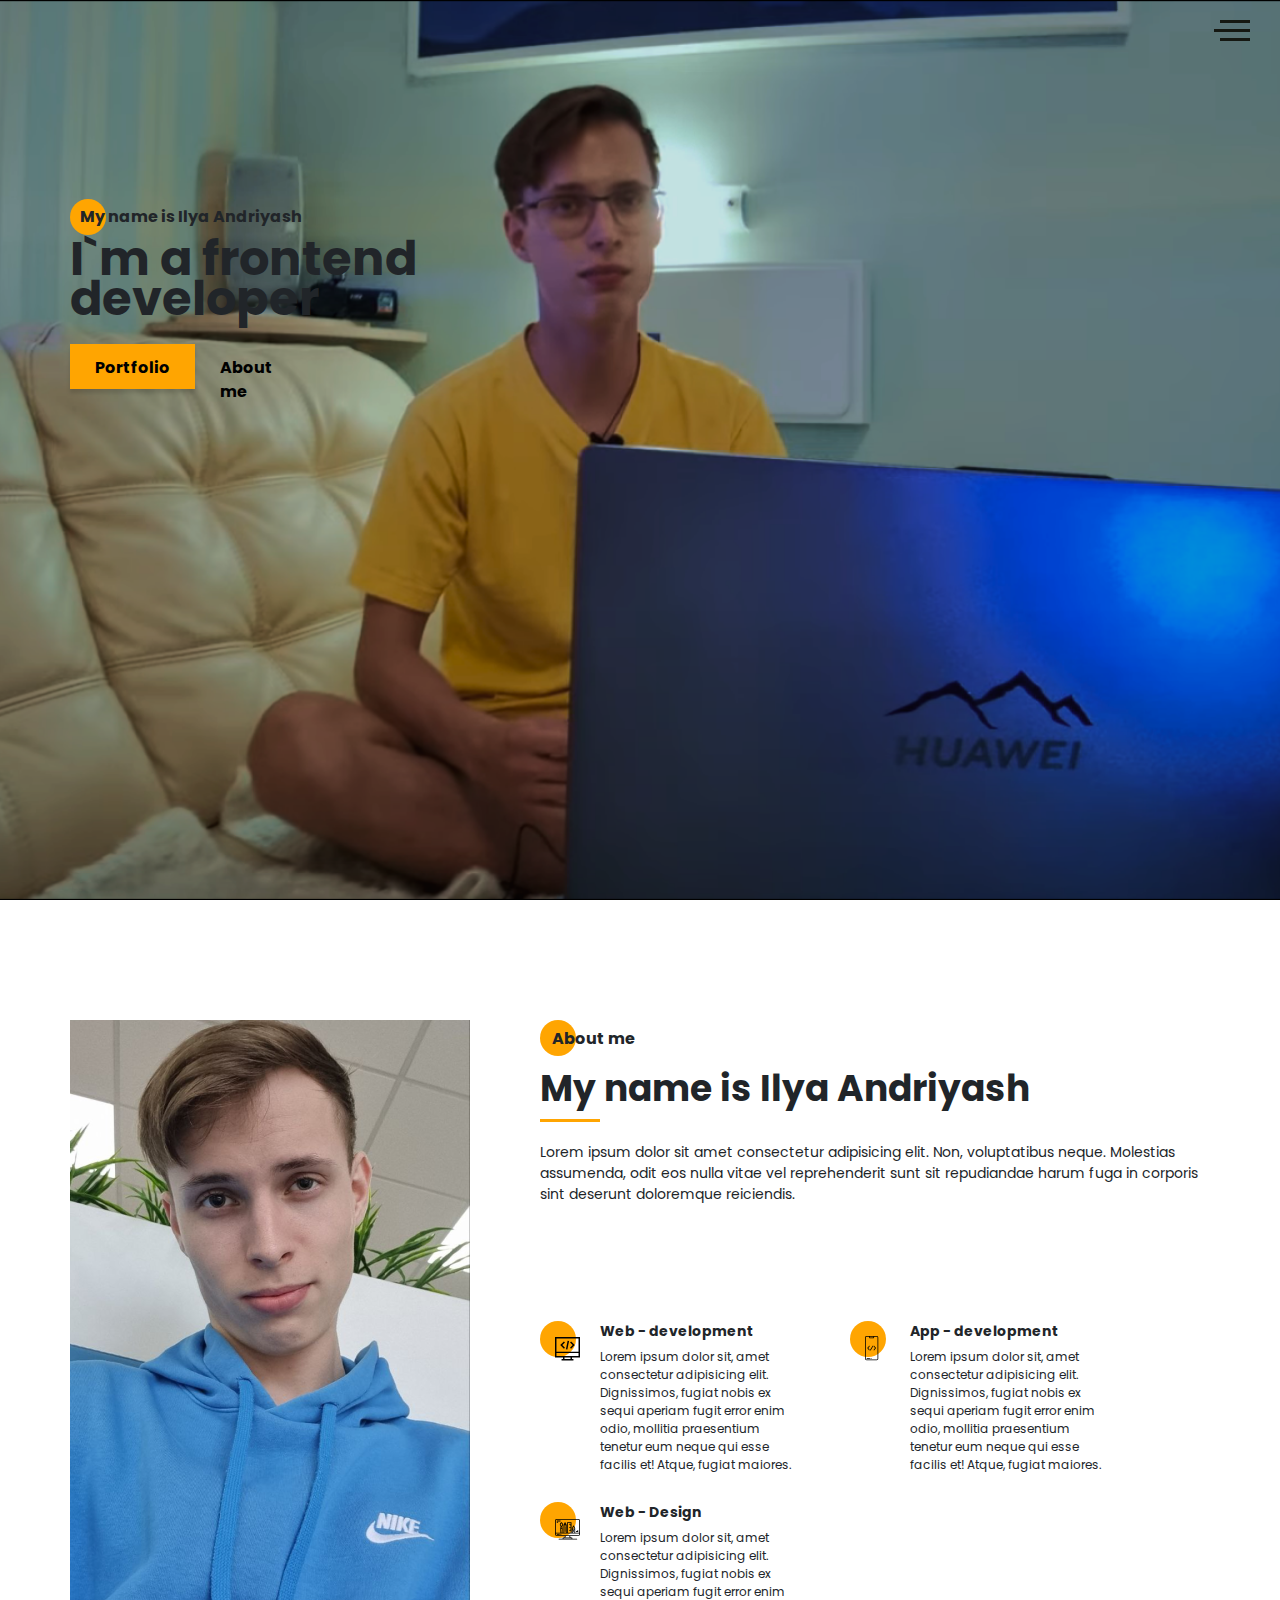
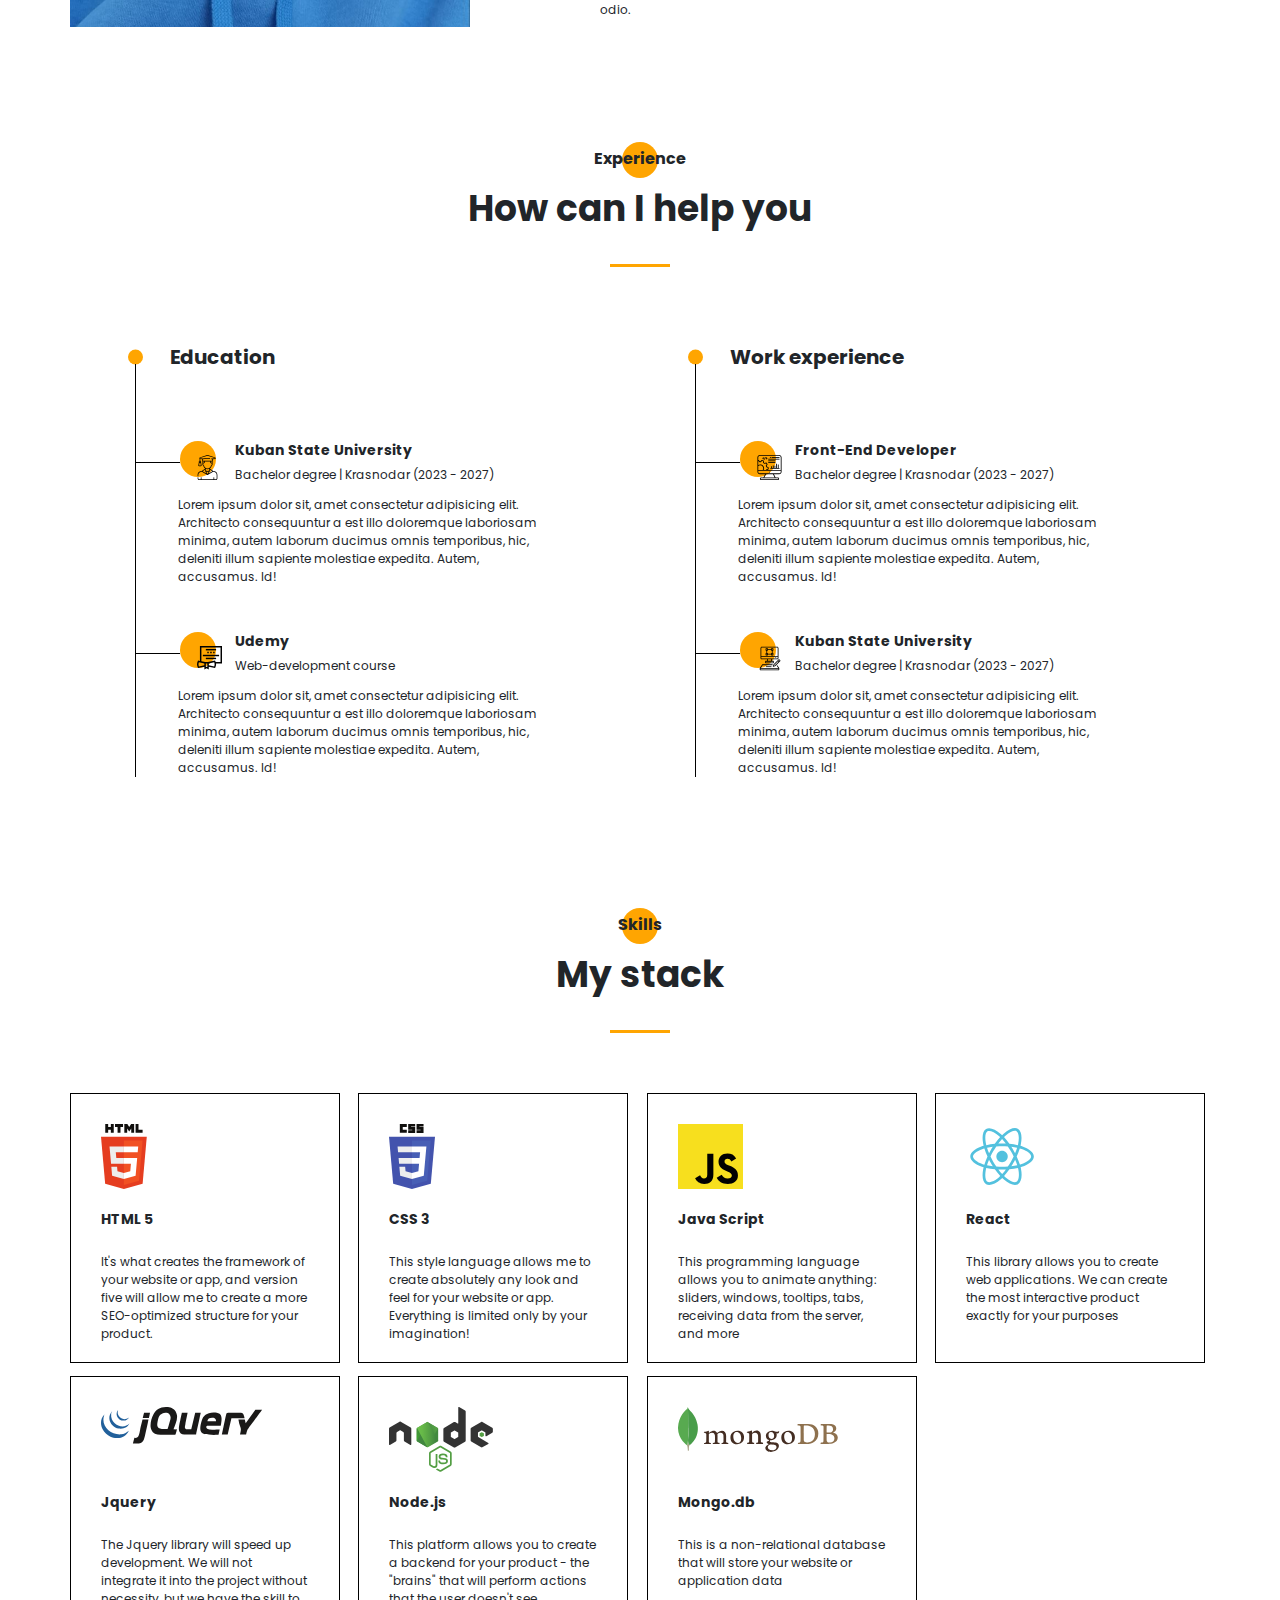
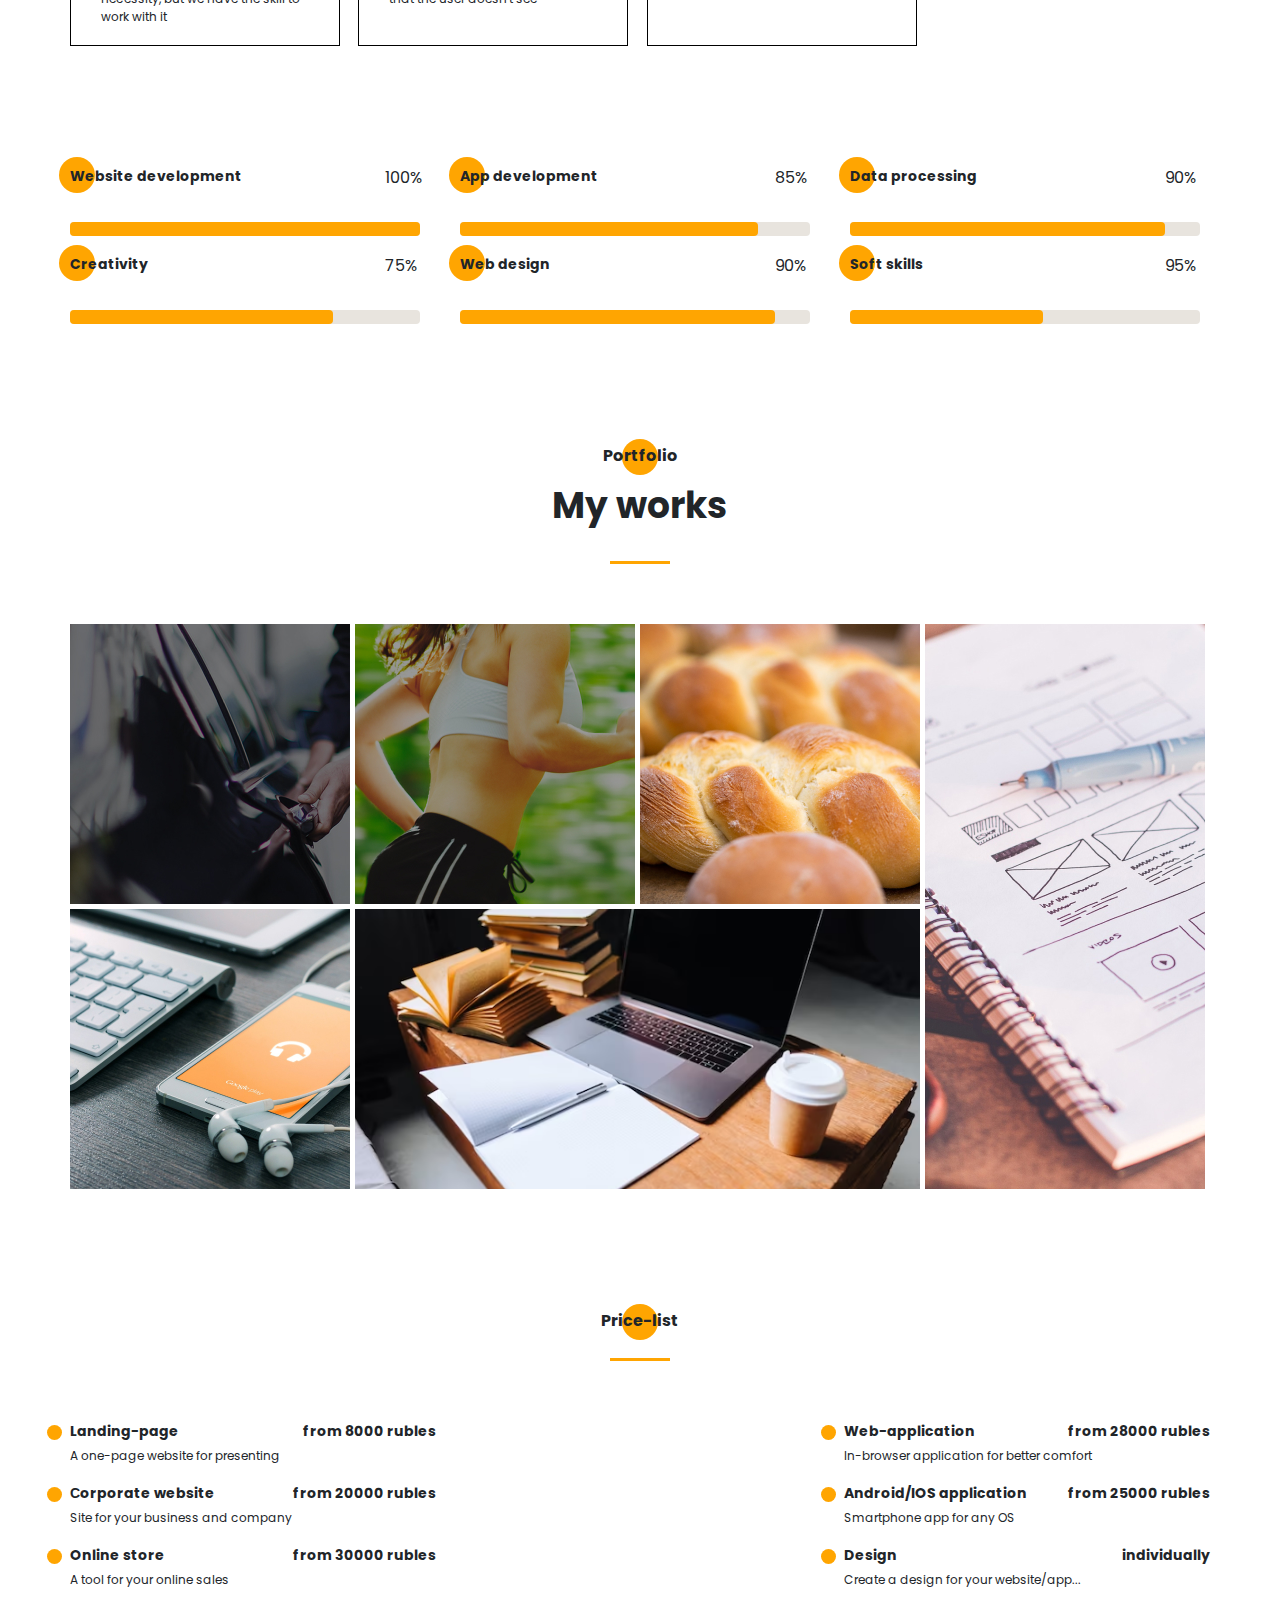
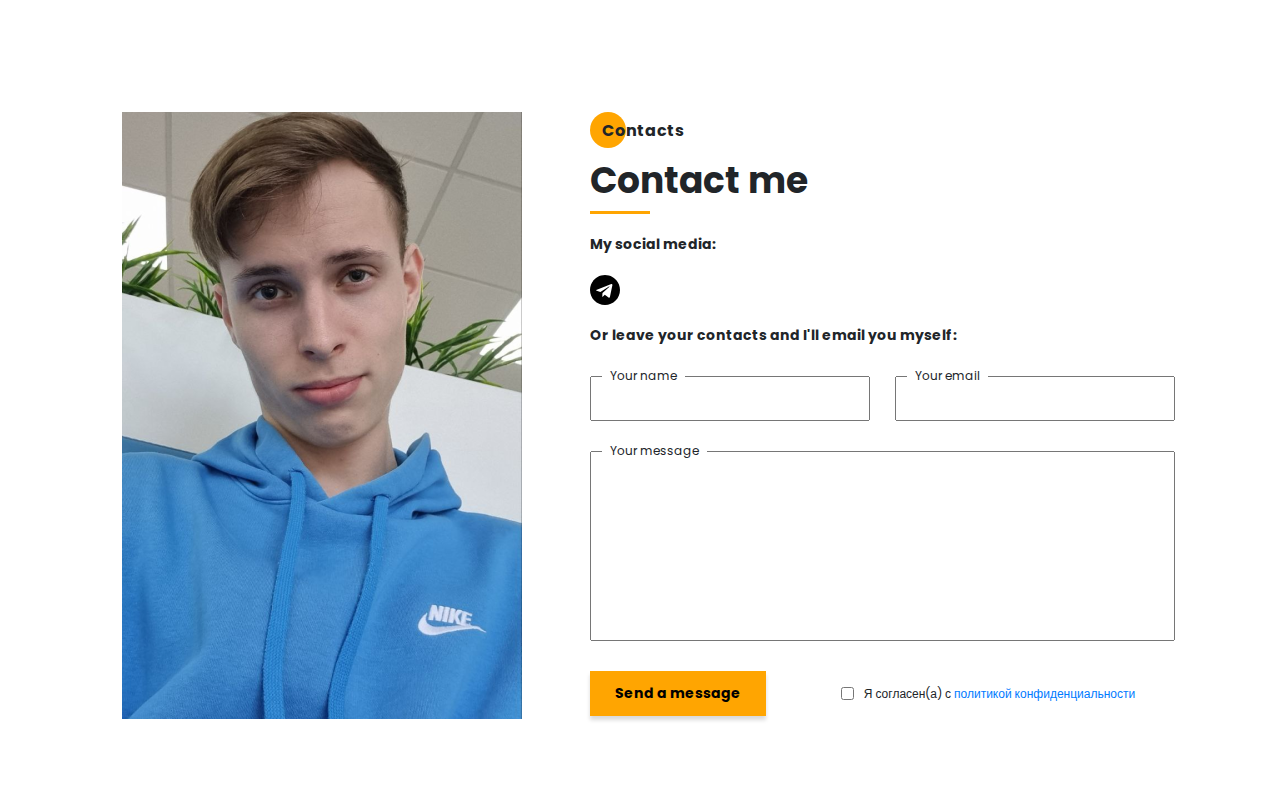
<file: src/index.html>
<!DOCTYPE html>
<html lang="ru">
<head> 
    <meta charset="UTF-8">
    <meta name="viewport" content="width=device-width, initial-scale=1.0">
    <meta http-equiv="X-UA-Compatible" content="ie=edge">
    <title>Portfolio</title>
    <meta name="title" content="Мое портфолио">
    <meta name="description" content="Здесь вы сможете ознакомиться с моими работами и узнать больше обо мне">

    <!-- Open Graph / Facebook -->
    <meta property="og:type" content="website">
    <meta property="og:url" content="https://metatags.io/">
    <meta property="og:title" content="Мое портфолио">
    <meta property="og:description" content="Здесь вы сможете ознакомиться с моими работами и узнать больше обо мне">
    <meta property="og:image" content="../src/img/main_photo2.png">

    <!-- Twitter -->
    <meta property="twitter:card" content="summary_large_image">
    <meta property="twitter:url" content="https://metatags.io/">
    <meta property="twitter:title" content="Мое портфолио">
    <meta property="twitter:description" content="Здесь вы сможете ознакомиться с моими работами и узнать больше обо мне">
    <meta property="twitter:image" content="https://metatags.io/assets/meta-tags-16a33a6a8531e519cc0936fbba0ad904e52d35f34a46c97a2c9f6f7dd7d336f2.png">

    <!-- Favicon  -->
    <link rel="apple-touch-icon" sizes="57x57" href="/apple-icon-57x57.png">
    <link rel="apple-touch-icon" sizes="60x60" href="/apple-icon-60x60.png">
    <link rel="apple-touch-icon" sizes="72x72" href="/apple-icon-72x72.png">
    <link rel="apple-touch-icon" sizes="76x76" href="/apple-icon-76x76.png">
    <link rel="apple-touch-icon" sizes="114x114" href="/apple-icon-114x114.png">
    <link rel="apple-touch-icon" sizes="120x120" href="/apple-icon-120x120.png">
    <link rel="apple-touch-icon" sizes="144x144" href="/apple-icon-144x144.png">
    <link rel="apple-touch-icon" sizes="152x152" href="/apple-icon-152x152.png">
    <link rel="apple-touch-icon" sizes="180x180" href="/apple-icon-180x180.png">
    <link rel="icon" type="image/png" sizes="192x192"  href="/android-icon-192x192.png">
    <link rel="icon" type="image/png" sizes="32x32" href="/favicon-32x32.png">
    <link rel="icon" type="image/png" sizes="96x96" href="/favicon-96x96.png">
    <link rel="icon" type="image/png" sizes="16x16" href="/favicon-16x16.png">
    <link rel="manifest" href="/manifest.json">
    <meta name="msapplication-TileColor" content="#ffffff">
    <meta name="msapplication-TileImage" content="/ms-icon-144x144.png">
    <meta name="theme-color" content="#ffffff">

    <link rel="stylesheet" href="css/style.min.css">
</head>
<body> 

    <aside class="sidepanel">
      <a href="" class="sidepanel__link"><img src="icons/social/facebook.svg" alt="facebook"></a>
      <a href="" class="sidepanel__link"><img src="icons/social/instagram.svg" alt="instagram"></a>
      <a href="" class="sidepanel__link"><img src="icons/social/github.svg" alt="github"></a>
      <div class="sidepanel__divider"></div>
      <div class="sidepanel__text"><span>Social media</span></div>
    </aside>
    <div class="menu">
      <div class="menu__block">
        
        <div class="menu__close">
          <svg width="29" height="30" viewBox="0 0 29 30" fill="none" xmlns="http://www.w3.org/2000/svg">
            <path d="M17.1568 14.5231L28.4489 3.23075C29.1837 2.49623 29.1837 1.30861 28.4489 0.574085C27.7144 -0.160437 26.5267 -0.160437 25.7922 0.574085L14.4998 11.8665L3.20781 0.574085C2.47295 -0.160437 1.28567 -0.160437 0.551149 0.574085C-0.183716 1.30861 -0.183716 2.49623 0.551149 3.23075L11.8432 14.5231L0.551149 25.8155C-0.183716 26.55 -0.183716 27.7376 0.551149 28.4721C0.917206 28.8385 1.39852 29.0226 1.87948 29.0226C2.36045 29.0226 2.84141 28.8385 3.20781 28.4721L14.4998 17.1798L25.7922 28.4721C26.1586 28.8385 26.6396 29.0226 27.1205 29.0226C27.6015 29.0226 28.0825 28.8385 28.4489 28.4721C29.1837 27.7376 29.1837 26.55 28.4489 25.8155L17.1568 14.5231Z" fill="black"/>
            </svg>
            
        </div>
        <nav>
          <ul class="menu__list">
            <li class="menu__link"><a href="#">About me</a></li>
            <li class="menu__link"><a href="#">Work experience</a></li>
            <li class="menu__link"><a href="#">Skills</a></li>
            <li class="menu__link"><a href="#">Portfolio</a></li>
            <li class="menu__link"><a href="#">Price-list</a></li>
            <li class="menu__link"><a href="#">Contacts</a></li>
          </ul>
        </nav>

        <div class="menu__social">
          <a href="#"><svg width="20" height="20" viewBox="0 0 20 20" fill="none" xmlns="http://www.w3.org/2000/svg">
            <path d="M17.0698 0L2.9292 0C1.3139 0 -0.000488281 1.31439 -0.000488281 2.92969L-0.000488281 17.0703C-0.000488281 18.6856 1.3139 20 2.9292 20L8.82764 20L8.82764 12.9297L6.48389 12.9297L6.48389 9.41406L8.82764 9.41406L8.82764 7.03125C8.82764 5.09262 10.4046 3.51563 12.3433 3.51563L15.8979 3.51563L15.8979 7.03125L12.3433 7.03125L12.3433 9.41406L15.8979 9.41406L15.312 12.9297L12.3433 12.9297L12.3433 20L17.0698 20C18.6851 20 19.9995 18.6856 19.9995 17.0703L19.9995 2.92969C19.9995 1.31439 18.6851 0 17.0698 0Z" fill="black"/>
            </svg>
            </a>
          <a href="#"><svg width="20" height="19" viewBox="0 0 20 19" fill="none" xmlns="http://www.w3.org/2000/svg">
            <path d="M10 0C4.475 0 0 4.36167 0 9.74107C0 14.0457 2.865 17.6962 6.8375 18.9832C7.3375 19.0749 7.52083 18.7734 7.52083 18.5148C7.52083 18.2835 7.5125 17.6706 7.50833 16.8585C4.72667 17.4459 4.14 15.5517 4.14 15.5517C3.685 14.4274 3.0275 14.1267 3.0275 14.1267C2.12167 13.5228 3.0975 13.5352 3.0975 13.5352C4.10167 13.603 4.62917 14.5389 4.62917 14.5389C5.52083 16.0283 6.97 15.5979 7.54167 15.3493C7.63167 14.719 7.88917 14.2903 8.175 14.0466C5.95417 13.8029 3.62 12.9652 3.62 9.23304C3.62 8.16988 4.0075 7.30085 4.64917 6.61934C4.53667 6.37317 4.19917 5.3827 4.73667 4.04116C4.73667 4.04116 5.57417 3.78012 7.48667 5.03988C8.28667 4.82345 9.13667 4.71606 9.98667 4.7111C10.8367 4.71606 11.6867 4.82345 12.4867 5.03988C14.3867 3.78012 15.2242 4.04116 15.2242 4.04116C15.7617 5.3827 15.4242 6.37317 15.3242 6.61934C15.9617 7.30085 16.3492 8.16988 16.3492 9.23304C16.3492 12.9752 14.0117 13.7987 11.7867 14.0383C12.1367 14.3307 12.4617 14.928 12.4617 15.8408C12.4617 17.1444 12.4492 18.1918 12.4492 18.5082C12.4492 18.7635 12.6242 19.0683 13.1367 18.9708C17.1375 17.692 20 14.0391 20 9.74107C20 4.36167 15.5225 0 10 0Z" fill="#212121"/>
            </svg>
            </a>
          <a href="#"><svg width="20" height="20" viewBox="0 0 20 20" fill="none" xmlns="http://www.w3.org/2000/svg">
            <path d="M13.7495 0L6.24951 0C2.79826 0 -0.000488281 2.79875 -0.000488281 6.25L-0.000488281 13.75C-0.000488281 17.2013 2.79826 20 6.24951 20L13.7495 20C17.2008 20 19.9995 17.2013 19.9995 13.75L19.9995 6.25C19.9995 2.79875 17.2008 0 13.7495 0ZM18.1245 13.75C18.1245 16.1625 16.162 18.125 13.7495 18.125L6.24951 18.125C3.83701 18.125 1.87451 16.1625 1.87451 13.75L1.87451 6.25C1.87451 3.8375 3.83701 1.875 6.24951 1.875L13.7495 1.875C16.162 1.875 18.1245 3.8375 18.1245 6.25L18.1245 13.75Z" fill="black"/>
            <path d="M9.99951 5C7.23826 5 4.99951 7.23875 4.99951 10C4.99951 12.7613 7.23826 15 9.99951 15C12.7608 15 14.9995 12.7613 14.9995 10C14.9995 7.23875 12.7608 5 9.99951 5ZM9.99951 13.125C8.27701 13.125 6.87451 11.7225 6.87451 10C6.87451 8.27625 8.27701 6.875 9.99951 6.875C11.722 6.875 13.1245 8.27625 13.1245 10C13.1245 11.7225 11.722 13.125 9.99951 13.125Z" fill="black"/>
            <path d="M15.3745 5.29123C15.7425 5.29123 16.0408 4.99295 16.0408 4.62499C16.0408 4.25703 15.7425 3.95874 15.3745 3.95874C15.0065 3.95874 14.7083 4.25703 14.7083 4.62499C14.7083 4.99295 15.0065 5.29123 15.3745 5.29123Z" fill="black"/>
            </svg>
            </a>
        </div>
      </div>
      <div class="menu__overlay">

      </div>
    </div>
    <section class="promo">
      <div class="hamburger">
        <span></span>
        <span class="long"></span>
        <span></span>
      </div>
        <div class="container">
            <div class="title title_fz16 promo__subtitle">My name is Ilya Andriyash</div> 
             <h1 class="title title_fz48 promo__title"> I`m a frontend developer </h1>
             <div class="promo__btns">
                <a href="#" class="promo__link btn">Portfolio</a>
                <a href="#" class="promo__link btn btn_invisible"> About me</a>
             </div>
        </div>
    </section> 

    <section class="about">
      <div class="container">
        
        <div class="about__wrapper">
          <div class="about__photo">

            <img src="img/main_photo2.png" alt="photo">
          </div>
          
          <div class="about__descr">
            <h2 class="title title_fz16 about__title">About me</h2>
            <div class="title title_fz36 about__subtitle">My name is Ilya Andriyash</div>
            <div class="divider"></div>
            <p class="about__text">
              Lorem ipsum dolor sit amet consectetur adipisicing elit.
               Non, voluptatibus neque.
                Molestias assumenda, odit eos nulla vitae vel reprehenderit sunt sit repudiandae harum fuga in corporis sint deserunt doloremque reiciendis.

            </p>
          </div>

          <div class="about__skills">
            <div class="about__skills-item">
              <div class="about__skills-circle">
                <img src="icons/about_me/web_development.svg" alt="web-dev">
              </div>
              <div>
                <div class="title title_fz14">
                  Web - development
                </div>
                <div class="about__skills-text">
                  Lorem ipsum dolor sit, amet consectetur adipisicing elit.
                   Dignissimos, fugiat nobis ex sequi aperiam fugit error enim odio, mollitia praesentium tenetur eum neque qui esse facilis et! 
                   Atque, fugiat maiores.

                </div>
              </div>
            </div>
            
            <div class="about__skills-item">
              <div class="about__skills-circle">
                <img src="icons/about_me/mobile_dev.svg" alt="web-dev">
              </div>
              
              <div>
                <div class="title title_fz14">
                  App - development
                </div>
                <div class="about__skills-text">
                  Lorem ipsum dolor sit, amet consectetur adipisicing elit.
                   Dignissimos, fugiat nobis ex sequi aperiam fugit error enim odio, mollitia praesentium tenetur eum neque qui esse facilis et! 
                   Atque, fugiat maiores.

                </div>
              </div>
            </div>

            <div class="about__skills-item">
              <div class="about__skills-circle" >
                <img src="icons/about_me/design.svg" alt="web-dev">
              </div>
              
              <div>
                <div class="title title_fz14">
                  Web - Design
                </div>
                <div class="about__skills-text">
                  Lorem ipsum dolor sit, amet consectetur adipisicing elit.
                   Dignissimos, fugiat nobis ex sequi aperiam fugit error enim odio.
                </div>
              </div>
            </div>
          </div>
        </div>


      </div>

    </section>
     <section class="resume">
      <div class="container">
        <h2 class="title title_fz16 resume__title">
          Experience
        </h2>
        <div class="title title_fz36 resume__subtitle">How can I help you</div>
        <div class="divider"></div>

        <div class="resume__wrapper">
          <div class="resume__column">
            <h3 class="title title_fz20 resume__column-title">Education</h3>
            <ul>
              <li>
                <div class="resume__item">
                  <div class="resume__item-head">
                      <div class="resume__item-icon">
                        <img src="icons/experience/university.svg" alt="university">
                      </div>
                      <h4 class="title title_fz14">Kuban State University</h4>
                      <div class="resume__item-location">Bachelor degree | Krasnodar (2023 - 2027)
                      </div>
                  </div>
                  <div class="resume__item-body">
                    Lorem ipsum dolor sit, amet consectetur adipisicing elit. Architecto consequuntur a est illo doloremque laboriosam minima, autem laborum ducimus omnis temporibus, hic, deleniti illum sapiente molestiae expedita. Autem, accusamus. Id!
                  </div>
                </div>
              </li>
              <li>
                <div class="resume__item">
                  <div class="resume__item-head">
                      <div class="resume__item-icon">
                        <img src="icons/experience/courses.svg" alt="university">
                      </div>
                      <h4 class="title title_fz14">Udemy</h4>
                      <div class="resume__item-location">Web-development course
                      </div>
                  </div>
                  <div class="resume__item-body">
                    Lorem ipsum dolor sit, amet consectetur adipisicing elit. Architecto consequuntur a est illo doloremque laboriosam minima, autem laborum ducimus omnis temporibus, hic, deleniti illum sapiente molestiae expedita. Autem, accusamus. Id!
                  </div>
                </div>
              </li>
            </ul>
          </div>
          <div class="resume__column">
            <h3 class="title title_fz20 resume__column-title">Work experience</h3>
            <ul>
              <li>
                <div class="resume__item">
                  <div class="resume__item-head">
                      <div class="resume__item-icon">
                        <img src="icons/experience/developer.svg" alt="university">
                      </div>
                      <h4 class="title title_fz14">Front-End Developer</h4>
                      <div class="resume__item-location">Bachelor degree | Krasnodar (2023 - 2027)
                      </div>
                  </div>
                  <div class="resume__item-body">
                    Lorem ipsum dolor sit, amet consectetur adipisicing elit. Architecto consequuntur a est illo doloremque laboriosam minima, autem laborum ducimus omnis temporibus, hic, deleniti illum sapiente molestiae expedita. Autem, accusamus. Id!
                  </div>
                </div>
              </li>
              <li>
                <div class="resume__item">
                  <div class="resume__item-head">
                      <div class="resume__item-icon">
                        <img src="icons/experience/designer.svg" alt="university">
                      </div>
                      <h4 class="title title_fz14">Kuban State University</h4>
                      <div class="resume__item-location">Bachelor degree | Krasnodar (2023 - 2027)
                      </div>
                  </div>
                  <div class="resume__item-body">
                    Lorem ipsum dolor sit, amet consectetur adipisicing elit. Architecto consequuntur a est illo doloremque laboriosam minima, autem laborum ducimus omnis temporibus, hic, deleniti illum sapiente molestiae expedita. Autem, accusamus. Id!
                  </div>
                </div>
              </li>
            </ul>
          </div>
        </div>
      </div>
    </section> 

     <section class="stack">
    <div class="container">
      <h2 class="title title_fz16 resume__title">
        Skills
      </h2>
      <div class="title title_fz36 resume__subtitle">My stack</div>
      <div class="divider"></div>
      <div class="stack__wrapper">
        <div class="stack__item">
          <div class="stack__item-img"> 
            <img src="icons/skills/html5.svg" alt="html5">
          </div>
            <h4 class="stack__title title title_fz14">HTML 5</h4>
            <div class="stack__item-descr">
              It's what creates the framework of your website or app, and version five will allow me to create a more SEO-optimized structure for your product.
            </div>
          
        </div>
        <div class="stack__item">
          <div class="stack__item-img"> 
            <img src="icons/skills/css3.svg" alt="html5">
          </div>
            <h4 class="stack__title title title_fz14">CSS 3</h4>
            <div class="stack__item-descr">
              This style language allows me to create absolutely any look and feel for your website or app. Everything is limited only by your imagination!            </div>
          
        </div>
        <div class="stack__item">
          <div class="stack__item-img"> 
            <img src="icons/skills/js.svg" alt="html5">
          </div>
            <h4 class="stack__title title title_fz14">Java Script</h4>
            <div class="stack__item-descr">
              This programming language allows you to animate anything: sliders, windows, tooltips, tabs, receiving data from the server, and more            </div>
          
        </div>
        <div class="stack__item">
          <div class="stack__item-img"> 
            <img src="icons/skills/react.svg" alt="html5">
          </div>
            <h4 class="stack__title title title_fz14">React</h4>
            <div class="stack__item-descr">
              This library allows you to create web applications. We can create the most interactive product exactly for your purposes            </div>
          
        </div>
        <div class="stack__item">
          <div class="stack__item-img"> 
            <img src="icons/skills/jquery.svg" alt="html5">
          </div>
            <h4 class="stack__title title title_fz14">Jquery</h4>
            <div class="stack__item-descr">
              The Jquery library will speed up development. We will not integrate it into the project without necessity, but we have the skill to work with it            </div>
          
        </div>
        <div class="stack__item">
          <div class="stack__item-img"> 
            <img src="icons/skills/node.js.svg" alt="html5">
          </div>
            <h4 class="stack__title title title_fz14">Node.js</h4>
            <div class="stack__item-descr">
              This platform allows you to create a backend for your product - the "brains" that will perform actions that the user doesn't see            </div>
          
        </div>

        <div class="stack__item">
          <div class="stack__item-img"> 
            <img src="icons/skills/mongo.db.svg" alt="html5">
          </div>
            <h4 class="stack__title title title_fz14">Mongo.db</h4>
            <div class="stack__item-descr">
              This is a non-relational database that will store your website or application data            </div>
          
        </div>
      </div>
      <div class="stack__ratings">
        <div class="stack__ratings-item">
          <div class="title title_fz14 stack__ratings-title">
            Website development
          </div>
          <div class="stack__ratings-counter"> 100%</div>
          <div class="stack__ratings-line">
            <div class="stack__ratings-line-orange100"></div>
          </div>
        </div>
        <div class="stack__ratings-item">
          <div class="title title_fz14 stack__ratings-title">
            App development
          </div>
          <div class="stack__ratings-counter"> 85%</div>
          <div class="stack__ratings-line">
            <div class="stack__ratings-line-orange85"></div>
          </div>
        </div>
        <div class="stack__ratings-item">
          <div class="title title_fz14 stack__ratings-title">
Data processing          </div>
          <div class="stack__ratings-counter"> 90%</div>
          <div class="stack__ratings-line">
            <div class="stack__ratings-line-orange90"></div>
          </div>
        </div>
        <div class="stack__ratings-item">
          <div class="title title_fz14 stack__ratings-title">
Creativity          </div>
          <div class="stack__ratings-counter"> 75%</div>
          <div class="stack__ratings-line">
            <div class="stack__ratings-line-orange75"></div>
          </div>
        </div>
        <div class="stack__ratings-item">
          <div class="title title_fz14 stack__ratings-title">
            Web design
          </div>
          <div class="stack__ratings-counter"> 90%</div>
          <div class="stack__ratings-line">
            <div class="stack__ratings-line-orange90"></div>
          </div>
        </div>
        <div class="stack__ratings-item">
          <div class="title title_fz14 stack__ratings-title">
Soft skills          </div>
          <div class="stack__ratings-counter"> 95%</div>
          <div class="stack__ratings-line">
            <div class="stack__ratings-line-orange95"></div>
          </div>
        </div>
      
        
      </div>
    </div>
    </section>

     <section class="portfolio">
       <div class="container">
        <h2 class="title title_fz16 portfolio__title">Portfolio</h2>
        <div class="title title_fz36 portfolio__subtitle">My works</div>
        <div class="divider"></div>

        <div class="portfolio__wrapper">
          <a href="/src/Uber" class="portfolio__item">
            <img src="img/works/uber.jpg" alt="uber">
          </a>
          <a href="/src/Heart-rate-monitors-main/Heart-rate-monitors-main/src/index.html" class="portfolio__item">
            <img src="img/works/pulse.jpg" alt="pulse">
          </a>
          <a href="#" class="portfolio__item">
            <img src="img/works/bread.jpg" alt="bread">
          </a>
          <a href="#" class="portfolio__item vertical">
            <img src="img/works/plans.jpg" alt="test">
          </a>
          <a href="#" class="portfolio__item">
            <img src="img/works/ipad.jpg" alt="test">
          </a>
          <a href="#" class="portfolio__item horizontal">
            <img src="img/works/laptop-computer-wooden-table-with-books-notebook-cup-coffee-morning_182615-2187.avif" alt="test" class="portfolio__item-img">
          </a>
       
        </div>
       </div>
    </section>

   <section class="price">
      
      <div class="container">
      <h2 class="title title_fz16 portfolio__title">Price-list</h2>
      <div class="divider"></div>
      <div class="price__wrapper">
        <div class="price__item">
          <div class="price__item-title">Landing-page</div>
          <div class="price__item-price"> from 8000 rubles</div>
          <div class="price__item-descr"> A one-page website for presenting   </div>
        </div>
        <div class="price__item">
          <div class="price__item-title">Web-application</div>
          <div class="price__item-price"> from 28000 rubles</div>
          <div class="price__item-descr"> In-browser application for better comfort</div>
        </div>
        <div class="price__item">
          <div class="price__item-title">Сorporate website</div>
          <div class="price__item-price"> from 20000 rubles</div>
          <div class="price__item-descr">Site for your business and company</div>
        </div>
        <div class="price__item">
          <div class="price__item-title">Android/IOS application</div>
          <div class="price__item-price"> from 25000 rubles</div>
          <div class="price__item-descr"> Smartphone app for any OS</div>
        </div>
        <div class="price__item">
          <div class="price__item-title">Online store</div>
          <div class="price__item-price"> from 30000 rubles</div>
          <div class="price__item-descr"> A tool for your online sales</div>
        </div>
        <div class="price__item">
          <div class="price__item-title">Design</div>
          <div class="price__item-price"> individually</div>
          <div class="price__item-descr"> Create a design for your website/app... </div>
        </div>
        
          
        </div>
      </div>

      </div>
    </section>

    <section class="contacts">
      <div class="container">
        <div class="contacts__wrapper">
          <div class="contacts__photo">
            <img src="img/main_photo2.png" alt="photo">
          </div>
          <div class="contacts__descr">
            <h2 class="title title_fz16 contacts__title">Contacts</h2>
            <div class="title title_fz36 contacts__subtitle">Contact me</div>
            <div class="divider"></div>

            <div class="title title_fz14 contacts__text">
              My social media: 
            </div>
            
            <div class="contacts__social">
              <a href="#" class="contacts__link">
                <img src="icons/social/telegram.svg" alt="">
              </a>

            </div> 

            <div class="title title_fz14 contacts__text">
              Or leave your contacts and I'll email you myself:
            </div>
          
            <form action="#" class="contacts__form">
              <div class="contacts__input"> 
                <input required name="name" id="name" type="text">
                <label for="name">Your name</label>
              </div>
              <div class="contacts__input"> 
                <input name="email"  id="email"  type="email">
                <label for="email">Your email</label>
              </div>
              <div class="contacts__textarea">
                <textarea name="text" id="text"></textarea>
                <label for="text">Your message</label>
              </div>
            <div class="contacts__triggers">
              <div><button  class="contacts__btn btn">Send a message</button></div>
              <div class="contacts__policy">
                <input required type="checkbox">
                <span>Я согласен(а) с <a href="/src/policy.html">  политикой конфиденциальности </a></span>
              </div>
            </div>
            </form>
          </div>
        </div>
      </div>
    </section> 
    
    <script src="js/script.js"></script>
</body>
</html>
</file>
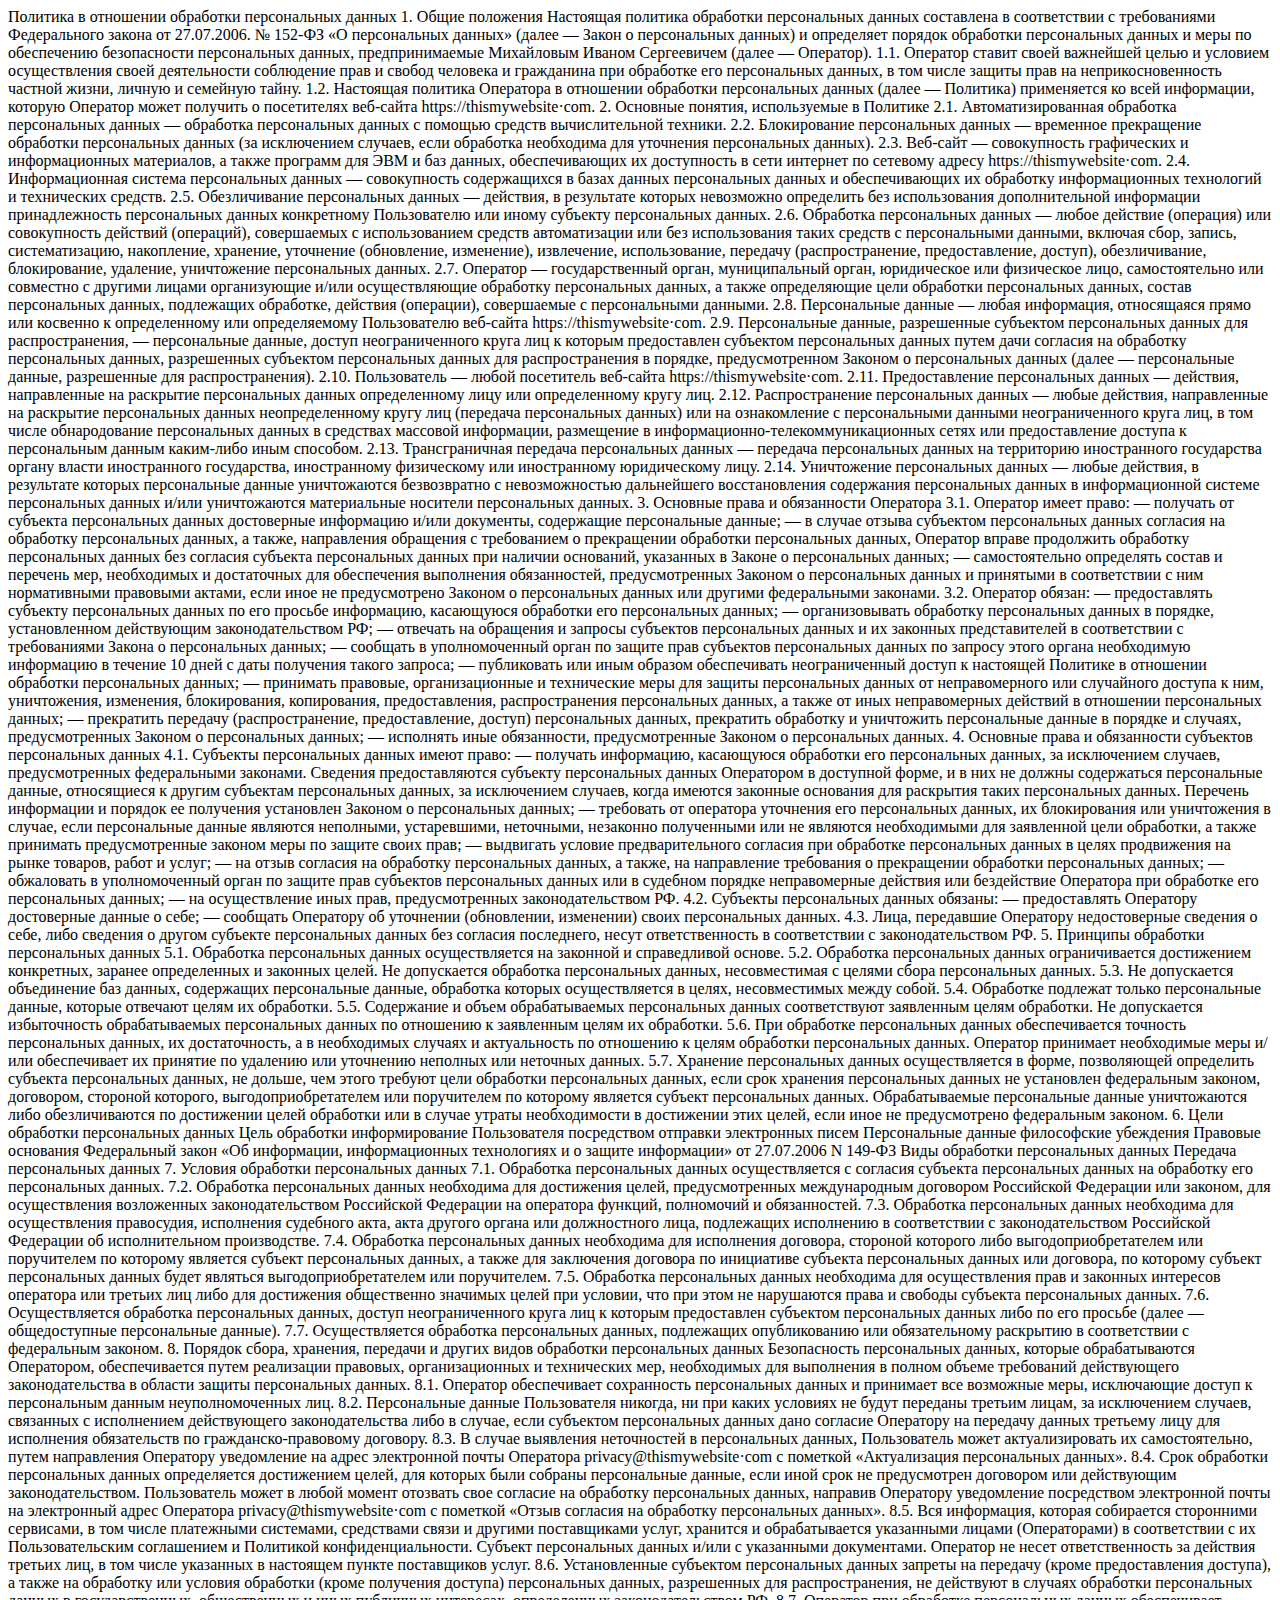
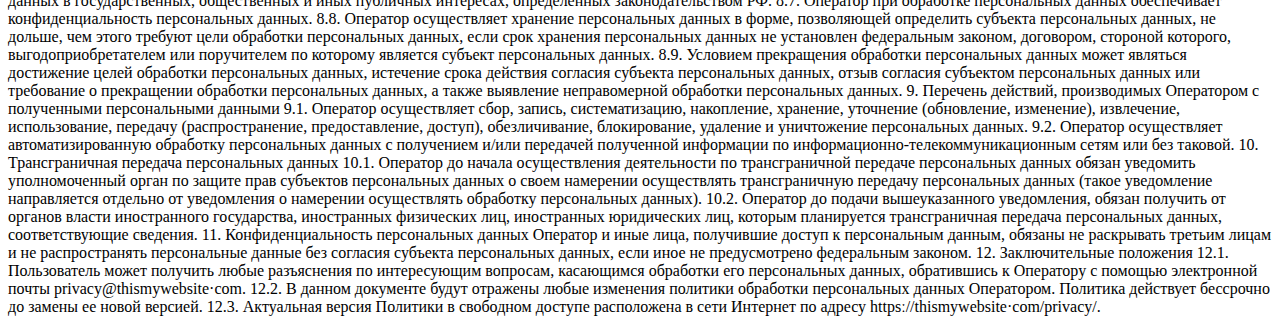
<file: src/policy.html>
<!DOCTYPE html>
<html lang="en">
<head>
  <meta charset="UTF-8">
  <meta name="viewport" content="width=device-width, initial-scale=1.0">
  <title>Policy</title>
</head>
<body>
  Политика в отношении обработки персональных данных
1. Общие положения
Настоящая политика обработки персональных данных составлена в соответствии с требованиями Федерального закона от 27.07.2006. № 152-ФЗ «О персональных данных» (далее — Закон о персональных данных) и определяет порядок обработки персональных данных и меры по обеспечению безопасности персональных данных, предпринимаемые Михайловым Иваном Сергеевичем (далее — Оператор).
1.1. Оператор ставит своей важнейшей целью и условием осуществления своей деятельности соблюдение прав и свобод человека и гражданина при обработке его персональных данных, в том числе защиты прав на неприкосновенность частной жизни, личную и семейную тайну.
1.2. Настоящая политика Оператора в отношении обработки персональных данных (далее — Политика) применяется ко всей информации, которую Оператор может получить о посетителях веб-сайта httpsː//thismywebsite·com.
2. Основные понятия, используемые в Политике
2.1. Автоматизированная обработка персональных данных — обработка персональных данных с помощью средств вычислительной техники.
2.2. Блокирование персональных данных — временное прекращение обработки персональных данных (за исключением случаев, если обработка необходима для уточнения персональных данных).
2.3. Веб-сайт — совокупность графических и информационных материалов, а также программ для ЭВМ и баз данных, обеспечивающих их доступность в сети интернет по сетевому адресу httpsː//thismywebsite·com.
2.4. Информационная система персональных данных — совокупность содержащихся в базах данных персональных данных и обеспечивающих их обработку информационных технологий и технических средств.
2.5. Обезличивание персональных данных — действия, в результате которых невозможно определить без использования дополнительной информации принадлежность персональных данных конкретному Пользователю или иному субъекту персональных данных.
2.6. Обработка персональных данных — любое действие (операция) или совокупность действий (операций), совершаемых с использованием средств автоматизации или без использования таких средств с персональными данными, включая сбор, запись, систематизацию, накопление, хранение, уточнение (обновление, изменение), извлечение, использование, передачу (распространение, предоставление, доступ), обезличивание, блокирование, удаление, уничтожение персональных данных.
2.7. Оператор — государственный орган, муниципальный орган, юридическое или физическое лицо, самостоятельно или совместно с другими лицами организующие и/или осуществляющие обработку персональных данных, а также определяющие цели обработки персональных данных, состав персональных данных, подлежащих обработке, действия (операции), совершаемые с персональными данными.
2.8. Персональные данные — любая информация, относящаяся прямо или косвенно к определенному или определяемому Пользователю веб-сайта httpsː//thismywebsite·com.
2.9. Персональные данные, разрешенные субъектом персональных данных для распространения, — персональные данные, доступ неограниченного круга лиц к которым предоставлен субъектом персональных данных путем дачи согласия на обработку персональных данных, разрешенных субъектом персональных данных для распространения в порядке, предусмотренном Законом о персональных данных (далее — персональные данные, разрешенные для распространения).
2.10. Пользователь — любой посетитель веб-сайта httpsː//thismywebsite·com.
2.11. Предоставление персональных данных — действия, направленные на раскрытие персональных данных определенному лицу или определенному кругу лиц.
2.12. Распространение персональных данных — любые действия, направленные на раскрытие персональных данных неопределенному кругу лиц (передача персональных данных) или на ознакомление с персональными данными неограниченного круга лиц, в том числе обнародование персональных данных в средствах массовой информации, размещение в информационно-телекоммуникационных сетях или предоставление доступа к персональным данным каким-либо иным способом.
2.13. Трансграничная передача персональных данных — передача персональных данных на территорию иностранного государства органу власти иностранного государства, иностранному физическому или иностранному юридическому лицу.
2.14. Уничтожение персональных данных — любые действия, в результате которых персональные данные уничтожаются безвозвратно с невозможностью дальнейшего восстановления содержания персональных данных в информационной системе персональных данных и/или уничтожаются материальные носители персональных данных.
3. Основные права и обязанности Оператора
3.1. Оператор имеет право:
— получать от субъекта персональных данных достоверные информацию и/или документы, содержащие персональные данные;
— в случае отзыва субъектом персональных данных согласия на обработку персональных данных, а также, направления обращения с требованием о прекращении обработки персональных данных, Оператор вправе продолжить обработку персональных данных без согласия субъекта персональных данных при наличии оснований, указанных в Законе о персональных данных;
— самостоятельно определять состав и перечень мер, необходимых и достаточных для обеспечения выполнения обязанностей, предусмотренных Законом о персональных данных и принятыми в соответствии с ним нормативными правовыми актами, если иное не предусмотрено Законом о персональных данных или другими федеральными законами.
3.2. Оператор обязан:
— предоставлять субъекту персональных данных по его просьбе информацию, касающуюся обработки его персональных данных;
— организовывать обработку персональных данных в порядке, установленном действующим законодательством РФ;
— отвечать на обращения и запросы субъектов персональных данных и их законных представителей в соответствии с требованиями Закона о персональных данных;
— сообщать в уполномоченный орган по защите прав субъектов персональных данных по запросу этого органа необходимую информацию в течение 10 дней с даты получения такого запроса;
— публиковать или иным образом обеспечивать неограниченный доступ к настоящей Политике в отношении обработки персональных данных;
— принимать правовые, организационные и технические меры для защиты персональных данных от неправомерного или случайного доступа к ним, уничтожения, изменения, блокирования, копирования, предоставления, распространения персональных данных, а также от иных неправомерных действий в отношении персональных данных;
— прекратить передачу (распространение, предоставление, доступ) персональных данных, прекратить обработку и уничтожить персональные данные в порядке и случаях, предусмотренных Законом о персональных данных;
— исполнять иные обязанности, предусмотренные Законом о персональных данных.
4. Основные права и обязанности субъектов персональных данных
4.1. Субъекты персональных данных имеют право:
— получать информацию, касающуюся обработки его персональных данных, за исключением случаев, предусмотренных федеральными законами. Сведения предоставляются субъекту персональных данных Оператором в доступной форме, и в них не должны содержаться персональные данные, относящиеся к другим субъектам персональных данных, за исключением случаев, когда имеются законные основания для раскрытия таких персональных данных. Перечень информации и порядок ее получения установлен Законом о персональных данных;
— требовать от оператора уточнения его персональных данных, их блокирования или уничтожения в случае, если персональные данные являются неполными, устаревшими, неточными, незаконно полученными или не являются необходимыми для заявленной цели обработки, а также принимать предусмотренные законом меры по защите своих прав;
— выдвигать условие предварительного согласия при обработке персональных данных в целях продвижения на рынке товаров, работ и услуг;
— на отзыв согласия на обработку персональных данных, а также, на направление требования о прекращении обработки персональных данных;
— обжаловать в уполномоченный орган по защите прав субъектов персональных данных или в судебном порядке неправомерные действия или бездействие Оператора при обработке его персональных данных;
— на осуществление иных прав, предусмотренных законодательством РФ.
4.2. Субъекты персональных данных обязаны:
— предоставлять Оператору достоверные данные о себе;
— сообщать Оператору об уточнении (обновлении, изменении) своих персональных данных.
4.3. Лица, передавшие Оператору недостоверные сведения о себе, либо сведения о другом субъекте персональных данных без согласия последнего, несут ответственность в соответствии с законодательством РФ.
5. Принципы обработки персональных данных
5.1. Обработка персональных данных осуществляется на законной и справедливой основе.
5.2. Обработка персональных данных ограничивается достижением конкретных, заранее определенных и законных целей. Не допускается обработка персональных данных, несовместимая с целями сбора персональных данных.
5.3. Не допускается объединение баз данных, содержащих персональные данные, обработка которых осуществляется в целях, несовместимых между собой.
5.4. Обработке подлежат только персональные данные, которые отвечают целям их обработки.
5.5. Содержание и объем обрабатываемых персональных данных соответствуют заявленным целям обработки. Не допускается избыточность обрабатываемых персональных данных по отношению к заявленным целям их обработки.
5.6. При обработке персональных данных обеспечивается точность персональных данных, их достаточность, а в необходимых случаях и актуальность по отношению к целям обработки персональных данных. Оператор принимает необходимые меры и/или обеспечивает их принятие по удалению или уточнению неполных или неточных данных.
5.7. Хранение персональных данных осуществляется в форме, позволяющей определить субъекта персональных данных, не дольше, чем этого требуют цели обработки персональных данных, если срок хранения персональных данных не установлен федеральным законом, договором, стороной которого, выгодоприобретателем или поручителем по которому является субъект персональных данных. Обрабатываемые персональные данные уничтожаются либо обезличиваются по достижении целей обработки или в случае утраты необходимости в достижении этих целей, если иное не предусмотрено федеральным законом.
6. Цели обработки персональных данных
Цель обработки	информирование Пользователя посредством отправки электронных писем
Персональные данные	
философские убеждения
Правовые основания	
Федеральный закон «Об информации, информационных технологиях и о защите информации» от 27.07.2006 N 149-ФЗ
Виды обработки персональных данных	
Передача персональных данных
7. Условия обработки персональных данных
7.1. Обработка персональных данных осуществляется с согласия субъекта персональных данных на обработку его персональных данных.
7.2. Обработка персональных данных необходима для достижения целей, предусмотренных международным договором Российской Федерации или законом, для осуществления возложенных законодательством Российской Федерации на оператора функций, полномочий и обязанностей.
7.3. Обработка персональных данных необходима для осуществления правосудия, исполнения судебного акта, акта другого органа или должностного лица, подлежащих исполнению в соответствии с законодательством Российской Федерации об исполнительном производстве.
7.4. Обработка персональных данных необходима для исполнения договора, стороной которого либо выгодоприобретателем или поручителем по которому является субъект персональных данных, а также для заключения договора по инициативе субъекта персональных данных или договора, по которому субъект персональных данных будет являться выгодоприобретателем или поручителем.
7.5. Обработка персональных данных необходима для осуществления прав и законных интересов оператора или третьих лиц либо для достижения общественно значимых целей при условии, что при этом не нарушаются права и свободы субъекта персональных данных.
7.6. Осуществляется обработка персональных данных, доступ неограниченного круга лиц к которым предоставлен субъектом персональных данных либо по его просьбе (далее — общедоступные персональные данные).
7.7. Осуществляется обработка персональных данных, подлежащих опубликованию или обязательному раскрытию в соответствии с федеральным законом.
8. Порядок сбора, хранения, передачи и других видов обработки персональных данных
Безопасность персональных данных, которые обрабатываются Оператором, обеспечивается путем реализации правовых, организационных и технических мер, необходимых для выполнения в полном объеме требований действующего законодательства в области защиты персональных данных.
8.1. Оператор обеспечивает сохранность персональных данных и принимает все возможные меры, исключающие доступ к персональным данным неуполномоченных лиц.
8.2. Персональные данные Пользователя никогда, ни при каких условиях не будут переданы третьим лицам, за исключением случаев, связанных с исполнением действующего законодательства либо в случае, если субъектом персональных данных дано согласие Оператору на передачу данных третьему лицу для исполнения обязательств по гражданско-правовому договору.
8.3. В случае выявления неточностей в персональных данных, Пользователь может актуализировать их самостоятельно, путем направления Оператору уведомление на адрес электронной почты Оператора privacy@thismywebsite·com с пометкой «Актуализация персональных данных».
8.4. Срок обработки персональных данных определяется достижением целей, для которых были собраны персональные данные, если иной срок не предусмотрен договором или действующим законодательством.
Пользователь может в любой момент отозвать свое согласие на обработку персональных данных, направив Оператору уведомление посредством электронной почты на электронный адрес Оператора privacy@thismywebsite·com с пометкой «Отзыв согласия на обработку персональных данных».
8.5. Вся информация, которая собирается сторонними сервисами, в том числе платежными системами, средствами связи и другими поставщиками услуг, хранится и обрабатывается указанными лицами (Операторами) в соответствии с их Пользовательским соглашением и Политикой конфиденциальности. Субъект персональных данных и/или с указанными документами. Оператор не несет ответственность за действия третьих лиц, в том числе указанных в настоящем пункте поставщиков услуг.
8.6. Установленные субъектом персональных данных запреты на передачу (кроме предоставления доступа), а также на обработку или условия обработки (кроме получения доступа) персональных данных, разрешенных для распространения, не действуют в случаях обработки персональных данных в государственных, общественных и иных публичных интересах, определенных законодательством РФ.
8.7. Оператор при обработке персональных данных обеспечивает конфиденциальность персональных данных.
8.8. Оператор осуществляет хранение персональных данных в форме, позволяющей определить субъекта персональных данных, не дольше, чем этого требуют цели обработки персональных данных, если срок хранения персональных данных не установлен федеральным законом, договором, стороной которого, выгодоприобретателем или поручителем по которому является субъект персональных данных.
8.9. Условием прекращения обработки персональных данных может являться достижение целей обработки персональных данных, истечение срока действия согласия субъекта персональных данных, отзыв согласия субъектом персональных данных или требование о прекращении обработки персональных данных, а также выявление неправомерной обработки персональных данных.
9. Перечень действий, производимых Оператором с полученными персональными данными
9.1. Оператор осуществляет сбор, запись, систематизацию, накопление, хранение, уточнение (обновление, изменение), извлечение, использование, передачу (распространение, предоставление, доступ), обезличивание, блокирование, удаление и уничтожение персональных данных.
9.2. Оператор осуществляет автоматизированную обработку персональных данных с получением и/или передачей полученной информации по информационно-телекоммуникационным сетям или без таковой.
10. Трансграничная передача персональных данных
10.1. Оператор до начала осуществления деятельности по трансграничной передаче персональных данных обязан уведомить уполномоченный орган по защите прав субъектов персональных данных о своем намерении осуществлять трансграничную передачу персональных данных (такое уведомление направляется отдельно от уведомления о намерении осуществлять обработку персональных данных).
10.2. Оператор до подачи вышеуказанного уведомления, обязан получить от органов власти иностранного государства, иностранных физических лиц, иностранных юридических лиц, которым планируется трансграничная передача персональных данных, соответствующие сведения.
11. Конфиденциальность персональных данных
Оператор и иные лица, получившие доступ к персональным данным, обязаны не раскрывать третьим лицам и не распространять персональные данные без согласия субъекта персональных данных, если иное не предусмотрено федеральным законом.
12. Заключительные положения
12.1. Пользователь может получить любые разъяснения по интересующим вопросам, касающимся обработки его персональных данных, обратившись к Оператору с помощью электронной почты privacy@thismywebsite·com.
12.2. В данном документе будут отражены любые изменения политики обработки персональных данных Оператором. Политика действует бессрочно до замены ее новой версией.
12.3. Актуальная версия Политики в свободном доступе расположена в сети Интернет по адресу httpsː//thismywebsite·com/privacy/.
</body>
</html>
</file>
<file: src/css/style.min.css>
/*!
 * Bootstrap Reboot v4.3.1 (https://getbootstrap.com/)
 * Copyright 2011-2019 The Bootstrap Authors
 * Copyright 2011-2019 Twitter, Inc.
 * Licensed under MIT (https://github.com/twbs/bootstrap/blob/master/LICENSE)
 * Forked from Normalize.css, licensed MIT (https://github.com/necolas/normalize.css/blob/master/LICENSE.md)
 */@import"https://fonts.googleapis.com/css2?family=Poppins:wght@500;700&display=swap";*,::after,::before{box-sizing:border-box}html{font-family:sans-serif;line-height:1.15;-webkit-text-size-adjust:100%;-webkit-tap-highlight-color:rgba(0,0,0,0)}article,aside,figcaption,figure,footer,header,hgroup,main,nav,section{display:block}body{margin:0;font-family:-apple-system,BlinkMacSystemFont,"Segoe UI",Roboto,"Helvetica Neue",Arial,"Noto Sans",sans-serif,"Apple Color Emoji","Segoe UI Emoji","Segoe UI Symbol","Noto Color Emoji";font-size:1rem;font-weight:400;line-height:1.5;color:#212529;text-align:left;background-color:#fff}[tabindex="-1"]:focus{outline:0 !important}hr{box-sizing:content-box;height:0;overflow:visible}h1,h2,h3,h4,h5,h6{margin-top:0;margin-bottom:.5rem}p{margin-top:0;margin-bottom:1rem}abbr[data-original-title],abbr[title]{text-decoration:underline;-webkit-text-decoration:underline dotted;text-decoration:underline dotted;cursor:help;border-bottom:0;-webkit-text-decoration-skip-ink:none;text-decoration-skip-ink:none}address{margin-bottom:1rem;font-style:normal;line-height:inherit}dl,ol,ul{margin-top:0;margin-bottom:1rem}ol ol,ol ul,ul ol,ul ul{margin-bottom:0}dt{font-weight:700}dd{margin-bottom:.5rem;margin-left:0}blockquote{margin:0 0 1rem}b,strong{font-weight:bolder}small{font-size:80%}sub,sup{position:relative;font-size:75%;line-height:0;vertical-align:baseline}sub{bottom:-0.25em}sup{top:-0.5em}a{color:#007bff;text-decoration:none;background-color:rgba(0,0,0,0)}a:hover{color:#0056b3;text-decoration:underline}a:not([href]):not([tabindex]){color:inherit;text-decoration:none}a:not([href]):not([tabindex]):focus,a:not([href]):not([tabindex]):hover{color:inherit;text-decoration:none}a:not([href]):not([tabindex]):focus{outline:0}code,kbd,pre,samp{font-family:SFMono-Regular,Menlo,Monaco,Consolas,"Liberation Mono","Courier New",monospace;font-size:1em}pre{margin-top:0;margin-bottom:1rem;overflow:auto}figure{margin:0 0 1rem}img{vertical-align:middle;border-style:none}svg{overflow:hidden;vertical-align:middle}table{border-collapse:collapse}caption{padding-top:.75rem;padding-bottom:.75rem;color:#6c757d;text-align:left;caption-side:bottom}th{text-align:inherit}label{display:inline-block;margin-bottom:.5rem}button{border-radius:0}button:focus{outline:1px dotted;outline:5px auto -webkit-focus-ring-color}button,input,optgroup,select,textarea{margin:0;font-family:inherit;font-size:inherit;line-height:inherit}button,input{overflow:visible}button,select{text-transform:none}select{word-wrap:normal}[type=button],[type=reset],[type=submit],button{-webkit-appearance:button}[type=button]:not(:disabled),[type=reset]:not(:disabled),[type=submit]:not(:disabled),button:not(:disabled){cursor:pointer}[type=button]::-moz-focus-inner,[type=reset]::-moz-focus-inner,[type=submit]::-moz-focus-inner,button::-moz-focus-inner{padding:0;border-style:none}input[type=checkbox],input[type=radio]{box-sizing:border-box;padding:0}input[type=date],input[type=datetime-local],input[type=month],input[type=time]{-webkit-appearance:listbox}textarea{overflow:auto;resize:vertical}fieldset{min-width:0;padding:0;margin:0;border:0}legend{display:block;width:100%;max-width:100%;padding:0;margin-bottom:.5rem;font-size:1.5rem;line-height:inherit;color:inherit;white-space:normal}progress{vertical-align:baseline}[type=number]::-webkit-inner-spin-button,[type=number]::-webkit-outer-spin-button{height:auto}[type=search]{outline-offset:-2px;-webkit-appearance:none}[type=search]::-webkit-search-decoration{-webkit-appearance:none}::-webkit-file-upload-button{font:inherit;-webkit-appearance:button}output{display:inline-block}summary{display:list-item;cursor:pointer}template{display:none}[hidden]{display:none !important}*{font-family:"Poppins",sans-serif;margin:0;padding:0}.container{width:1140px;margin:0 auto}.divider{width:60px;height:3px;background-color:#ffa501;margin-top:25px;margin:25px auto 0 auto}.promo{min-height:100vh;position:relative;background:url("../img/main_bg1.png") no-repeat 50%/cover;padding-top:205px}.promo__title{width:535px;margin-top:10px}.promo__subtitle{position:relative;padding-left:10px;z-index:0}.promo__subtitle:before{content:"";position:absolute;z-index:-1;top:-25%;left:0;border-radius:100%;width:36px;height:36px;background:#ffa501}.promo__btns{margin-top:25px;display:flex;align-items:center;justify-content:space-between;width:250px}.promo__link{color:#000;font-weight:bold}.promo__link:hover{color:#000;text-decoration:none}.title{font-weight:bold;font-size:36px;line-height:60px}.title_fz14{font-size:14px;line-height:21px}.title_fz20{font-size:20px}.title_fz16{font-size:16px;line-height:24px}.title_fz36{font-size:36px}.title_fz48{font-size:48px;line-height:40px}.title__section-title{position:relative;text-align:center}.title__section-title:before{content:"";position:absolute;z-index:-1;top:-25%;left:0;border-radius:100%;width:36px;height:36px;background:#ffa501}.title__section-title:before{top:-6px;left:50%;transform:translateX(50%)}.title__section-subtitle{text-align:center}.btn{height:45px;background:#ffa501;box-shadow:0px 4px 4px rgba(0,0,0,.15);padding:12px 25px}.btn_invisible{background-color:rgba(0,0,0,0);box-shadow:none}.sidepanel{position:fixed;top:230px;left:10px;display:flex;flex-direction:column;justify-content:space-between;align-items:center;height:340px;z-index:3}.sidepanel__divider{width:2px;height:70px;background-color:#000}.sidepanel__text{height:150px;width:25px}.sidepanel__text span{transform:rotate(-90deg) translate(-30%, -260%);display:block;width:150px}.hamburger{position:absolute;top:20px;right:30px;height:21px;display:flex;flex-direction:column;justify-content:space-between;align-items:flex-end;cursor:pointer}.hamburger span{display:block;width:30px;height:3px;background-color:#151812}.hamburger span.long{width:36px}.menu{position:fixed;top:0;left:-100%;width:100%;height:100vh;z-index:10;visibility:hidden;opacity:0;transition:all .6s}.menu.active{left:0;visibility:visible;opacity:1}.menu__block{position:relative;width:345px;background-color:#ffa501;height:100%;padding-top:140px;padding-left:40px;transition:all .6s;z-index:10}.menu__close{position:absolute;top:25px;right:25px;cursor:pointer}.menu__list{list-style-type:none;padding-left:35px}.menu__link{position:relative;font-weight:bold;font-size:24px;line-height:36px;color:#fff;margin-bottom:15px}.menu__link:before{content:"";position:absolute;width:15px;height:15px;border-radius:100%;left:-35px;top:10px;transition:all .6s;border:1px solid #000}.menu__link:hover:before{background-color:#fff}.menu__link a{color:#fff}.menu__social{left:50%;transform:translateX(-50%);bottom:50px;width:90px;position:absolute;display:flex;justify-content:space-between;align-items:center}.menu__overlay{position:fixed;top:0;left:0;width:100%;height:100%;background-color:#fff;opacity:.75}.about{padding-top:120px}.about__wrapper{display:grid;grid-template-columns:400px 670px;grid-template-rows:minmax(245px, auto) minmax(255px, auto);grid-auto-rows:minmax(245px, auto);column-gap:70px;row-gap:40px}.about__photo{grid-row:1/3}.about__photo img{width:100%;height:100%;object-fit:cover}.about__descr{padding-top:6px}.about__descr .divider{margin:0}.about__title{position:relative;padding:1px 0 0 12px}.about__title:before{content:"";position:absolute;z-index:-1;top:-25%;left:0;border-radius:100%;width:36px;height:36px;background:#ffa501}.about__text{margin-top:20px;font-size:14px;line-height:21px}.about__skills{display:grid;grid-template:repeat(2, minmax(115px, auto))/repeat(2, 260px);grid-auto-rows:1fr;column-gap:50px;row-gap:20px}.about__skills-item{display:grid;grid-template-columns:40px 200px;column-gap:20px}.about__skills-circle{position:relative;padding:15px 0 0 15px}.about__skills-circle:before{content:"";position:absolute;z-index:-1;top:-25%;left:0;border-radius:100%;width:36px;height:36px;background:#ffa501}.about__skills-circle:before{top:0}.about__skills-text{margin-top:6px;font-size:12px;line-height:18px}.resume{padding-top:120px}.resume__title{position:relative;text-align:center}.resume__title:before{content:"";position:absolute;z-index:-1;top:-25%;left:0;border-radius:100%;width:36px;height:36px;background:#ffa501}.resume__title:before{top:-5px;left:50%;transform:translateX(-50%)}.resume__subtitle{text-align:center}.resume__wrapper{padding:60px 65px 0 65px;display:grid;grid-template-columns:repeat(2, 425px);column-gap:135px}.resume__column-title{position:relative;padding-left:35px}.resume__column-title:before{content:"";position:absolute;width:15px;height:15px;background-color:#ffa501;border-radius:100%;left:-7px;top:50%;transform:translateY(-50%)}.resume__column ul{list-style-type:none}.resume__column ul li{position:relative}.resume__column ul li:after{content:" ";width:1px;height:calc(100% + 31px);position:absolute;top:-31px;background-color:#000}.resume__item{position:relative}.resume__item:before{content:"";height:1px;width:45px;position:absolute;background-color:#000;top:67px}.resume__item-head{position:relative;padding:45px 0 0 100px}.resume__item-head h4{margin-bottom:0}.resume__item-body{padding-left:43px;margin-top:12px}.resume__item-icon{position:absolute;top:46px;left:45px}.resume__item-icon:before{content:"";position:absolute;z-index:-1;top:-25%;left:0;border-radius:100%;width:36px;height:36px;background:#ffa501}.resume__item-icon img{position:absolute;left:17px;top:14px}.resume__item-location{margin-top:5px;font-size:12px;line-height:18px}.resume__item-body{font-size:12px;line-height:18px}.stack{padding-top:120px}.stack__wrapper{padding-top:60px;display:grid;grid-template-columns:repeat(4, minmax(270px, auto));column-gap:13px;row-gap:13px}.stack__item{position:relative;height:270px;width:270px;border:1px solid #000;padding-left:30px;padding-right:30px;padding-bottom:25px}.stack__item-img{top:30px;left:30px;position:absolute}.stack__item-descr{padding-top:15px;font-size:12px}.stack__title{padding-top:115px}.stack__ratings{margin-top:120px;display:grid;grid-template:repeat(2, 70px)/repeat(3, 350px);column-gap:40px;row-gap:18px}.stack__ratings-item{position:relative;display:grid;grid-template:21px 14px/200px 35px;justify-content:space-between;align-content:space-between}.stack__ratings-item:before{content:"";position:absolute;z-index:-1;top:-13%;left:-11px;border-radius:100%;width:36px;height:36px;background:#ffa501}.stack__ratings-line{position:relative;width:350px;height:14px;background-color:#e8e4de;border-radius:4px;grid-column:1/3}.stack__ratings-line-orange100{position:absolute;height:14px;background-color:#ffa501;border-radius:4px;width:100%}.stack__ratings-line-orange85{position:absolute;height:14px;background-color:#ffa501;border-radius:4px;width:85%}.stack__ratings-line-orange90{position:absolute;height:14px;background-color:#ffa501;border-radius:4px;width:90%}.stack__ratings-line-orange75{position:absolute;height:14px;background-color:#ffa501;border-radius:4px;width:75%}.stack__ratings-line-orange95{position:absolute;height:14px;background-color:#ffa501;border-radius:4px;width:55%}.portfolio{padding-top:120px}.portfolio__title{position:relative;text-align:center}.portfolio__title:before{content:"";position:absolute;z-index:-1;top:-25%;left:0;border-radius:100%;width:36px;height:36px;background:#ffa501}.portfolio__title:before{top:-5px;left:50%;transform:translateX(-50%)}.portfolio__subtitle{text-align:center}.portfolio__wrapper{margin-top:60px;display:grid;grid-template-columns:repeat(4, 280px);grid-template-rows:repeat(2, 280px);grid-auto-rows:280px;gap:5px}.portfolio__wrapper .vertical{grid-row:1/3;grid-column:-2/-1}.portfolio__wrapper .horizontal{grid-row:2/3;grid-column:2/4}.portfolio__item img{width:100%;max-height:100%;object-fit:cover}.portfolio__item :hover{transition:.3s;filter:grayscale(50%)}.price{margin-top:120px}.price__wrapper{padding-top:60px;display:grid;grid-template-columns:repeat(2, minmax(366px, auto));grid-template-rows:repeat(3, minmax(44px, auto));justify-content:space-between;row-gap:15px}.price__item{display:grid;grid-template-columns:repeat(2, auto);grid-template-rows:repeat(2, minmax(21px, auto));row-gap:5px}.price__item-descr{grid-column:1/-1;font-size:12px;line-height:18px}.price__item-title{position:relative;font-weight:bold;font-size:14px;line-height:21px}.price__item-title:before{content:"";position:absolute;z-index:-100;top:20%;transform:translateX(-20%);left:-20px;border-radius:100%;width:15px;height:15px;background:#ffa501}.price__item-price{justify-self:end;font-size:14px;line-height:21px;font-weight:bold;justify-content:end}.contacts{padding:120px 0 90px 0}.contacts__wrapper{padding:0 35px 0 52px;display:grid;grid-template-columns:400px 585px;justify-content:space-between}.contacts__photo{grid-row:1/3}.contacts__photo img{width:100%;object-fit:cover}.contacts__descr{padding-top:6px}.contacts__descr .divider{margin:0}.contacts__title{position:relative;padding:1px 0 0 12px}.contacts__title:before{content:"";position:absolute;z-index:-1;top:-25%;left:0;border-radius:100%;width:36px;height:36px;background:#ffa501}.contacts__text,.contacts__social{margin-top:20px}.contacts__link{margin-right:20px}.contacts__link img{max-width:30px;min-height:30px;object-fit:cover}.contacts__form{margin-top:30px;display:grid;grid-template:45px 190px 45px/repeat(2, 280px);justify-content:space-between;row-gap:30px}.contacts__form label{display:block;font-size:12px;position:absolute;height:18px;padding:0 8px;background-color:#fff;margin-bottom:0px;top:-9px;left:12px}.contacts__triggers{grid-column:1/3;display:grid;grid-template-columns:repeat(2, auto);column-gap:35px}.contacts__policy{font-size:12px;line-height:14px;display:flex;align-items:center}.contacts__policy input{margin-right:10px}.contacts__input{position:relative}.contacts__input input{width:100%;height:100%;padding:0 20px;font-size:12px}.contacts__textarea{position:relative;grid-column:1/3}.contacts__textarea textarea{width:100%;height:100%;resize:none;padding:20px;font-size:12px}.contacts__btn{border:none;font-weight:bold;font-size:14px;line-height:21px}@media(max-width: 1439px){.sidepanel{display:none}}@media(max-width: 1200px){.container{max-width:960px}.about__wrapper{grid-template-columns:400px 520px;column-gap:40px}.about__skills{column-gap:20px;grid-template:repeat(2, minmax(115px, auto))/repeat(2, 250px)}.about__skills-item{grid-template-columns:40px 195px;column-gap:15px}.resume__wrapper{grid-template-columns:355px 355px;column-gap:140px;padding:50px 55px 0 55px}.stack__wrapper{padding-top:60px;display:grid;grid-template-columns:repeat(auto-fit, 270px);justify-content:space-between;column-gap:13px;row-gap:13px}.stack__ratings{grid-template-columns:repeat(3, 290px)}.stack__ratings-line{width:290px}.portfolio__item img{width:100%;height:100%;object-fit:cover}.portfolio__wrapper{grid-template-columns:repeat(auto-fit, 280px);grid-auto-rows:280px;row-gap:20px;justify-content:space-around}.portfolio__wrapper .horizontal,.portfolio__wrapper .vertical{grid-row:unset;grid-column:unset}.price__wrapper{justify-content:space-around}.contacts__form{grid-template:45px 184px 45px/repeat(2, 200px)}.contacts__wrapper{grid-template-columns:400px 440px}}@media(max-width: 992px){.container{max-width:720px}.title_fz36{font-size:30px}.about__wrapper{grid-template-columns:300px 380px}.about__skills{grid-template-columns:380px;grid-auto-rows:minmax(115px, auto)}.about__skills-item{grid-template-columns:40px 320px;column-gap:20px}.resume__wrapper{grid-template-columns:255px 255px;column-gap:110px;padding:50px 55px 0 55px}.stack__wrapper{grid-template-columns:repeat(auto-fit, 270px);justify-content:space-around}.stack__ratings{justify-content:space-around;grid-template-columns:repeat(2, 290px);grid-template-rows:repeat(3, 70px);row-gap:20px}.stack__ratings-line{width:290px}.price__wrapper{grid-template-columns:repeat(auto-fit, 315px);padding-top:60px}.contacts__btn{line-height:14px}.contacts__photo img{height:100%}.contacts__wrapper{padding:0;grid-template-columns:340px 340px;column-gap:20px}.contacts__form{grid-template:45px 184px 45px/160px 160px;column-gap:20px}}@media(max-width: 768px){.container{max-width:540px}.title{line-height:39px}.title__fz48{font-size:28px}.promo__title{line-height:39px;width:300px}.about{padding-top:40px}.about__wrapper{grid-template:400px auto auto/1fr}.about__photo{grid-row:unset;width:100%;object-fit:cover}.about__skills{grid-template-columns:repeat(2, 260px)}.about__skills-item{grid-template-columns:40px 200px;column-gap:20px}.resume__wrapper{grid-template-columns:225px 225px;column-gap:60px;padding:50px 15px 0 15px}.resume__item-location{margin-top:5px}.resume__item-head{padding:30px 0 0 95px}.resume .title{line-height:27px}.resume__column ul li:after{content:" ";width:1px;height:calc(100% + 31px);position:absolute;top:-15px;background-color:#000}.stack__item-descr{font-size:11px}.stack__wrapper{grid-template-columns:repeat(2, 270px);justify-content:space-around}.stack__ratings{justify-content:space-around;grid-template-columns:repeat(2, 250px);grid-template-rows:repeat(3, 70px);row-gap:40px}.stack__ratings-line{width:250px}.portfolio{padding-top:40px}.contacts__policy{font-size:10px;line-height:17px}.contacts__triggers{column-gap:10px}.contacts__textarea{grid-column:1/3}.contacts__text{line-height:25px}.contacts__input{grid-column:1/3}.contacts__btn{line-height:14px}.contacts__photo img{height:100%}.contacts__wrapper{padding:0;grid-template-columns:250px 250px;column-gap:40px}.contacts__form{grid-template-columns:1fr;grid-template-rows:45px 145px 45px;column-gap:20px}}@media(max-width: 576px){.container{width:100%;padding:0 10px}.title_fz48{font-size:26px}.title_fz36{font-size:24px}.hamburger{right:28px}.menu__block{width:250px;padding-left:20px}.promo__btns{margin-top:32px}.about__wrapper{grid-template:340px auto auto/1fr}.about__skills{grid-template-columns:1fr}.resume__wrapper{grid-template-columns:1fr;column-gap:60px;row-gap:30px;padding:50px 15px 0 15px}.resume__item-location{margin-top:5px}.resume__item-head{padding:30px 0 0 95px}.resume .title{line-height:27px}.resume__column ul li:after{content:" ";width:1px;height:calc(100% + 31px);position:absolute;top:-15px;background-color:#000}.resume__column-title:before{content:"";position:absolute;width:15px;height:15px;background-color:#ffa501;border-radius:100%;left:-7px;top:13px;transform:translateY(-50%)}.stack__item-descr{font-size:11px}.stack__wrapper{grid-template-columns:repeat(1, minmax(270px, auto));justify-content:space-around}.stack__ratings{justify-content:space-around;grid-template-columns:repeat(1, 250px);grid-template-rows:repeat(6, 70px);row-gap:40px}.stack__ratings-line{width:250px}.price__item{row-gap:20px}.price__item-price{justify-self:start}.price__wrapper{grid-template-columns:repeat(auto-fit, 270px);grid-template-rows:repeat(6, 40px);row-gap:30px;padding-top:50px}.contacts__policy{font-size:10px;line-height:17px}.contacts__triggers{column-gap:10px}.contacts__textarea{grid-column:1/3}.contacts__text{line-height:25px}.contacts__input{grid-column:1/3}.contacts__btn{line-height:14px}.contacts__photo{margin-bottom:20px}.contacts__photo img{height:100%}.contacts__wrapper{padding:0;grid-template-columns:1fr;column-gap:40px}.contacts__form{grid-template-columns:1fr;grid-template-rows:45px 145px 45px;column-gap:20px}}/*# sourceMappingURL=style.min.css.map */
</file>
